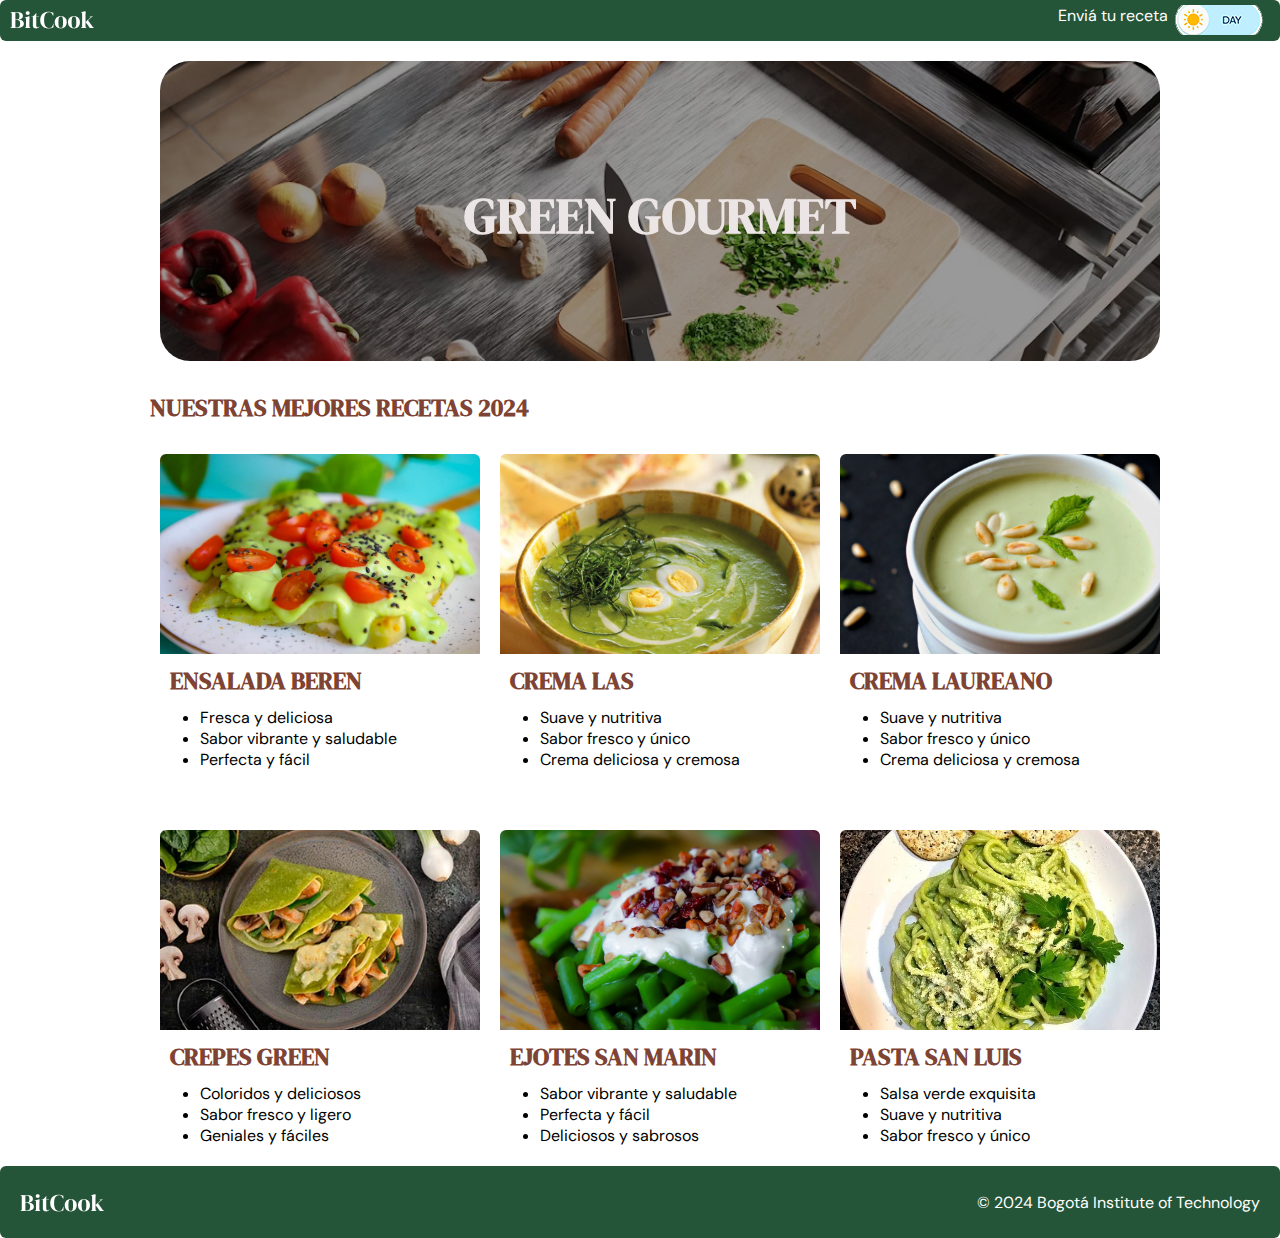
<file: index.html>
<DOCTYPE html>
<html lang="es">
  <head>
    <meta charset="UTF-8" />
    <meta name="viewport" content="width=device-width, initial-scale=1.0" />
    <title>INICIO</title>
    <link rel="stylesheet" href="./css/index.css" />
    <link rel="stylesheet" href="./css/darkmode.css">
  </head>
  <body>
    <header>
      <a href="./index.html"><img src="./img/logo_bitcook.png" alt="Logo de BitCook" /></a>
      <nav>
        <ul>
          <li class="fondo-recetas">
            <a href="./sendrecipe.html">Enviá tu receta</a>
          </li>
         
            <a id="darkmode" href="javascript:void(0)"></a>
         
        </ul>
      </nav>
    </header>
    <main>
      <div id="negro" class="hero">
        <h1>GREEN GOURMET</h1>
      
      </div>
      <h2 > NUESTRAS MEJORES RECETAS 2024</h2>
      <section id="grid-recetas">
        <article class="receta card">
          <a href="./receta1.html"
            ><img src="./img/comidas/berenjena.jpg" alt="" class="img-receta"
          /></a>
          <h2>ENSALADA BEREN</h2>
          <ul>
            <li>Fresca y deliciosa</li>
            <li>Sabor vibrante y saludable</li>
            <li>Perfecta y fácil</li>
          </ul>
        </article>

        <article class="receta card">
          <a href="./receta2.html"
            ><img
              src="./img/comidas/cremaconhuevo.jpg"
              alt=""
              class="img-receta"
          /></a>
          <h2>CREMA LAS</h2>
          <ul>
            <li>Suave y nutritiva</li>
            <li>Sabor fresco y único</li>
            <li>Crema deliciosa y cremosa</li>
          </ul>
        </article>

        <article class="receta card">
          <a href="./receta3.html"
            ><img
              src="./img/comidas/cremaconmani.jpg"
              alt=""
              class="img-receta"
          /></a>
          <h2>CREMA LAUREANO</h2>
          <ul>
            <li>Suave y nutritiva</li>
            <li>Sabor fresco y único</li>
            <li>Crema deliciosa y cremosa</li>
          </ul>
        </article>
        <article class="receta card">
          <a href="./receta4.html"
            ><img src="./img/comidas/crepes.webp" alt="" class="img-receta"
          /></a>
          <h2>CREPES GREEN</h2>
          <ul>
            <li>Coloridos y deliciosos</li>
            <li>Sabor fresco y ligero</li>
            <li>Geniales y fáciles</li>
          </ul>
        </article>
        <article class="receta card">
          <a href="./receta5.html"
            ><img src="./img/comidas/ejotes.jpg" alt="" class="img-receta"
          /></a>
          <h2>EJOTES SAN MARIN</h2>
          <ul>
            <li>Sabor vibrante y saludable</li>
            <li>Perfecta y fácil</li>
            <li>Deliciosos y sabrosos</li>
          </ul>
        </article>
        <article class="receta card">
          <a href="./receta6.html"
            ><img src="./img/comidas/pastaverde.jpg" alt="" class="img-receta"
          /></a>
          <h2>PASTA SAN LUIS</h2>
          <ul>
            <li>Salsa verde exquisita</li>
            <li>Suave y nutritiva</li>
            <li>Sabor fresco y único</li>
          </ul>
        </article>
      </section>
    </main>
    <footer>
      <a href="./index.html"><img src="./img/logo_bitcook.png" alt="Logo de BitCook" /></a>
      <p class="fondo-pie">© 2024 Bogotá Institute of Technology</p>
    </footer>
    <script src="./js/script.js"></script>
  </body>
</html>
</file>
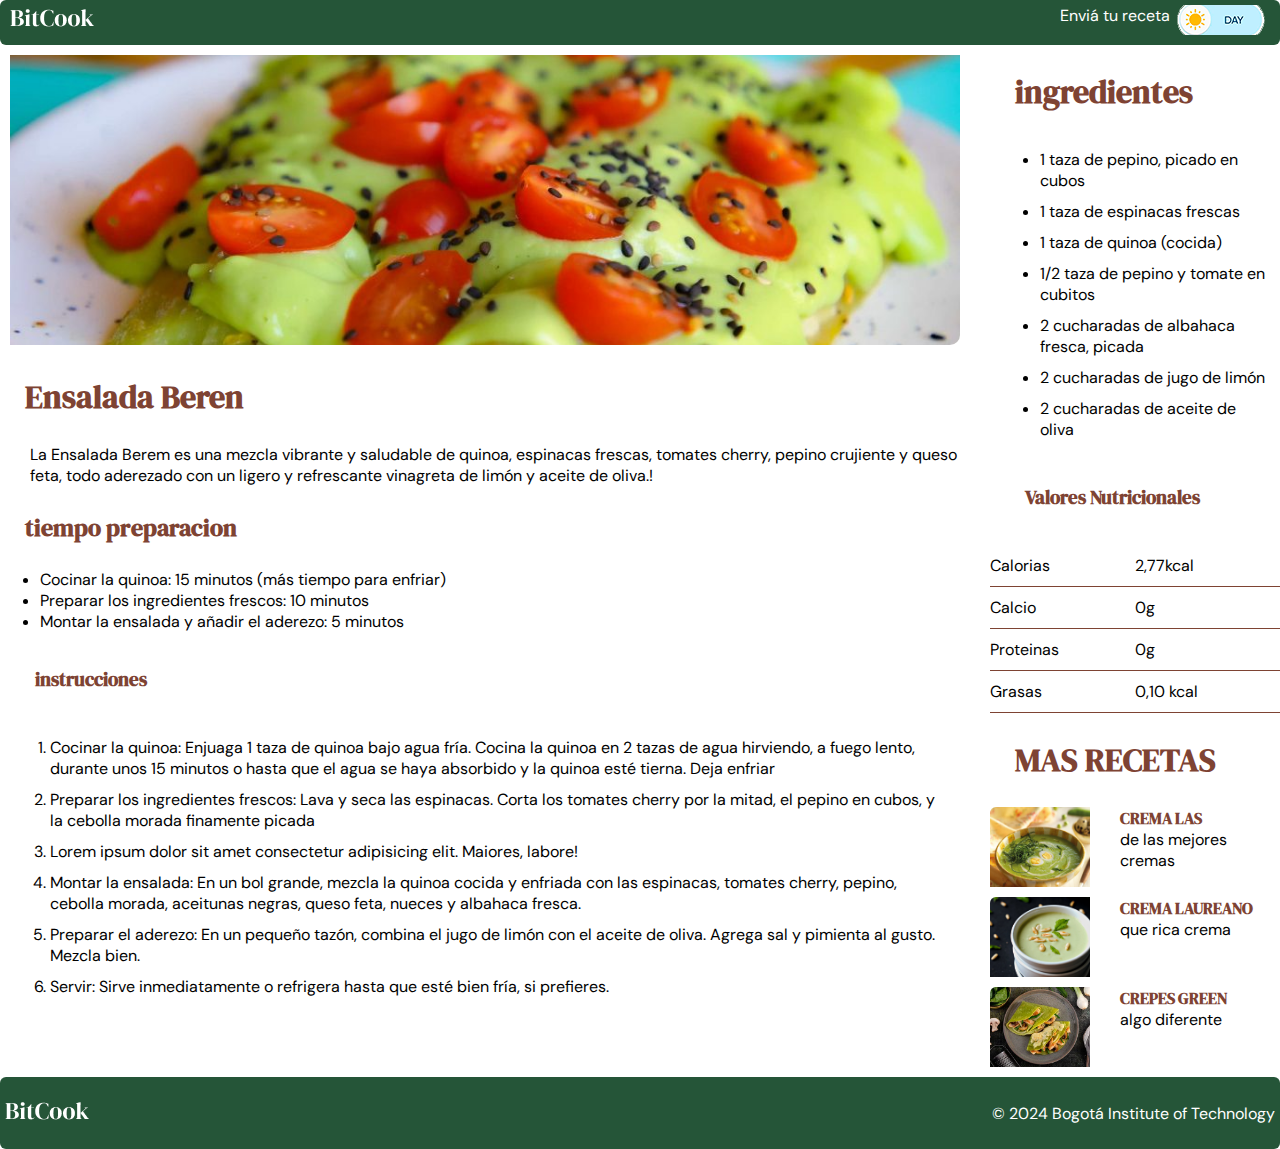
<file: receta1.html>
<!DOCTYPE html>
<html lang="es">
  <head>
    <meta charset="UTF-8" />
    <meta name="viewport" content="width=device-width, initial-scale=1.0" />
    <title>ENSALDA BEREM</title>
    <link rel="stylesheet" href="./css/recetas.css" >
    <link rel="stylesheet" href="./css/darkmode.css">
  </head>
  <body>
    <header>
      <a href="./index.html"><img src="./img/logo_bitcook.png" alt="Logo de BitCook" /></a>
      <nav>
        <ul>
          <li class="fondo-recetas">
            <a href="./sendrecipe.html">Enviá tu receta</a>
          </li>
         
            <a id="darkmode" href="javascript:void(0)"></a>
         
        </ul>
      </nav>
    </header>
    <main class="container-grid">
      <section >
        <img src="./img/comidas/berenjena.jpg" alt="" class="plato" />
        <h1>Ensalada Beren</h1>
        <p>
          La Ensalada Berem es una mezcla vibrante y saludable de quinoa, espinacas frescas, tomates cherry, pepino crujiente y queso feta, todo aderezado con un ligero y refrescante vinagreta de limón y aceite de oliva.!
        </p>
        <h2>tiempo preparacion</h2>
        <ul>
          <li>Cocinar la quinoa: 15 minutos (más tiempo para enfriar)</li>
          <li>Preparar los ingredientes frescos: 10 minutos</li>
          <li>Montar la ensalada y añadir el aderezo: 5 minutos</li>
        </ul>
        <h3>instrucciones</h3>
        <ol id="separacion">
          <li>
            Cocinar la quinoa: Enjuaga 1 taza de quinoa bajo agua fría. Cocina la quinoa en 2 tazas de agua hirviendo, a fuego lento, durante unos 15 minutos o hasta que el agua se haya absorbido y la quinoa esté tierna. Deja enfriar
          </li>
          <li>
            Preparar los ingredientes frescos: Lava y seca las espinacas. Corta los tomates cherry por la mitad, el pepino en cubos, y la cebolla morada finamente picada
          </li>
          <li>
            Lorem ipsum dolor sit amet consectetur adipisicing elit. Maiores,
            labore!
          </li>
          <li>
            Montar la ensalada: En un bol grande, mezcla la quinoa cocida y enfriada con las espinacas, tomates cherry, pepino, cebolla morada, aceitunas negras, queso feta, nueces y albahaca fresca.
          </li>
          <li>
            Preparar el aderezo: En un pequeño tazón, combina el jugo de limón con el aceite de oliva. Agrega sal y pimienta al gusto. Mezcla bien.
          </li>
          <li>
           Servir: Sirve inmediatamente o refrigera hasta que esté bien fría, si prefieres.
          </li>
        </ol>
      </section>
      <aside >
        <h1>ingredientes</h1>
        <ul id="separacion">
          <li> 1 taza de pepino, picado en cubos</li>
          <li> 1 taza de espinacas frescas</li>
          <li> 1 taza de quinoa (cocida)</li>
          <li>1/2 taza de pepino y tomate en cubitos</li>
          <li>2 cucharadas de albahaca fresca, picada</li>
          <li>2 cucharadas de jugo de limón</li>
          <li>2 cucharadas de aceite de oliva</li>
        </ul>

        <h3>Valores Nutricionales</h3>
        <table>
          <tr>
            <td>Calorias</td>
            <td>2,77kcal</td>
          </tr>
          <tr>
            <td>Calcio</td>
            <td>0g</td>
          </tr>
          <tr>
            <td>Proteinas</td>
            <td>0g</td>
          </tr>
          <tr>
            <td>Grasas</td>
            <td>0,10 kcal</td>
          </tr>
        </table>
        <h1>MAS RECETAS</h1>
        <div class="img-sugueridas card ">
          <a href="./receta2.html"
            ><img
              src="./img/comidas/cremaconhuevo.jpg"
              alt=""
              class="platos-sugueridos "
          /></a>
          <div class="contenidoPlatosSugeuridos ">
            <h4> CREMA LAS</h4>
            <p>de las mejores cremas</p>
          </div>
        </div>

        <div class="img-sugueridas card">
          <a href="./receta3.html"
            ><img
              src="./img/comidas/cremaconmani.jpg"
              alt=""
              class="platos-sugueridos"
          /></a>
          <div class="contenidoPlatosSugeuridos">
            <h4>CREMA LAUREANO</h4>
            <p>que rica crema</p>
          </div>
        </div>

        <div class="img-sugueridas card">
          <a href="./receta4.html"
            ><img
              src="./img/comidas/crepes.webp"
              alt=""
              class="platos-sugueridos"
          /></a>
          <div class="contenidoPlatosSugeuridos">
            <h4>CREPES GREEN</h4>
            <p>algo diferente</p>
          </div>
        </div>
      </aside>
    </main>
    <footer>
      <a href="./index.html"><img src="./img/logo_bitcook.png" alt="Logo de BitCook" /></a>
      <p class="fondo-pie">© 2024 Bogotá Institute of Technology</p>
    </footer>
    <script src="./js/script.js"></script>
  </body>
</html>
</file>
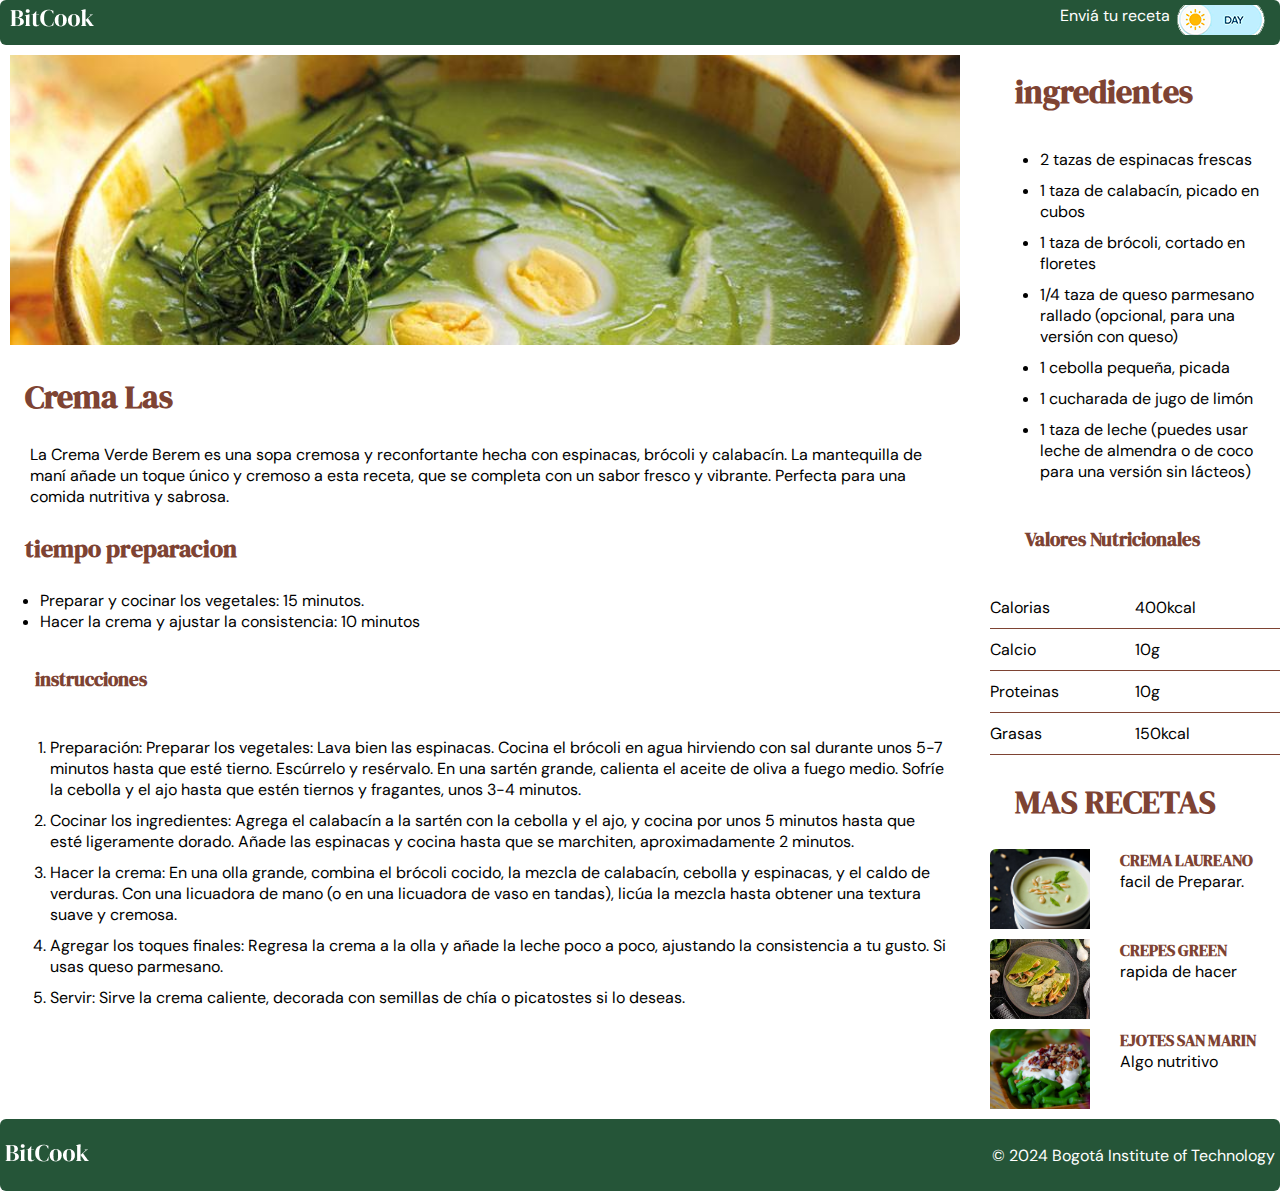
<file: receta2.html>
<!DOCTYPE html>
<html lang="es">
  <head>
    <meta charset="UTF-8" />
    <meta name="viewport" content="width=device-width, initial-scale=1.0" />
    <title>CREMAS LAS</title>
    <link rel="stylesheet" href="./css/recetas.css" >
    <link rel="stylesheet" href="./css/darkmode.css">
  </head>
  <body>
    <header>
      <a href="./index.html"><img src="./img/logo_bitcook.png" alt="Logo de BitCook" /></a>
      <nav>
        <ul>
          <li class="fondo-recetas">
            <a href="./sendrecipe.html">Enviá tu receta</a>
          </li>
         
            <a id="darkmode" href="javascript:void(0)"></a>
         
        </ul>
      </nav>
    </header>
    <main class="container-grid">
      <section>
        <img src="./img/comidas/cremaconhuevo.jpg" alt="" class="plato" />
        <h1>Crema Las</h1>
        <p >
          La Crema Verde Berem es una sopa cremosa y reconfortante hecha con espinacas, brócoli y calabacín. La mantequilla de maní añade un toque único y cremoso a esta receta, que se completa con un sabor fresco y vibrante. Perfecta para una comida nutritiva y sabrosa.
        </p>
        <h2>tiempo preparacion</h2>
        <ul>
          <li>Preparar y cocinar los vegetales: 15 minutos.</li>
          <li>Hacer la crema y ajustar la consistencia: 10 minutos </li>
        
          </li>
        </ul>
        <h3>instrucciones</h3>
        <ol id="separacion">
          <li>
            Preparación:

Preparar los vegetales:

Lava bien las espinacas.
Cocina el brócoli en agua hirviendo con sal durante unos 5-7 minutos hasta que esté tierno. Escúrrelo y resérvalo.
En una sartén grande, calienta el aceite de oliva a fuego medio. Sofríe la cebolla y el ajo hasta que estén tiernos y fragantes, unos 3-4 minutos.
          </li>
          <li>
            Cocinar los ingredientes:

Agrega el calabacín a la sartén con la cebolla y el ajo, y cocina por unos 5 minutos hasta que esté ligeramente dorado.
Añade las espinacas y cocina hasta que se marchiten, aproximadamente 2 minutos.
          </li>
          <li>
            Hacer la crema:

            En una olla grande, combina el brócoli cocido, la mezcla de calabacín, cebolla y espinacas, y el caldo de verduras. 
            Con una licuadora de mano (o en una licuadora de vaso en tandas), licúa la mezcla hasta obtener una textura suave y cremosa.
          </li>
          <li>
            Agregar los toques finales:

            Regresa la crema a la olla y añade la leche poco a poco, ajustando la consistencia a tu gusto. 
            Si usas queso parmesano.
          </li>
          <li>
            Servir:

            Sirve la crema caliente, decorada con semillas de chía o picatostes si lo deseas.
            
          </li>
        </ol>
      </section>
      <aside>
        <h1>ingredientes</h1>
        <ul id="separacion">
          <li>2 tazas de espinacas frescas</li>
            
           <li> 1 taza de calabacín, picado en cubos</li>
          <li>1 taza de brócoli, cortado en floretes</li>
          <li>1/4 taza de queso parmesano rallado (opcional, para una versión con queso)</li>
          <li>1 cebolla pequeña, picada</li>
          <li>1 cucharada de jugo de limón</li>
          <li>1 taza de leche (puedes usar leche de almendra o de coco para una versión sin lácteos)</li>
        </ul>

        <h3>Valores Nutricionales</h3>
        <table>
          <tr>
            <td>Calorias</td>
            <td>400kcal</td>
          </tr>
          <tr>
            <td>Calcio</td>
            <td>10g</td>
          </tr>
          <tr>
            <td>Proteinas</td>
            <td>10g</td>
          </tr>
          <tr>
            <td>Grasas</td>
            <td>150kcal</td>
          </tr>
        </table>
        <h1>MAS RECETAS</h1>
        <div class="img-sugueridas card">
          <a href="./receta3.html"
            ><img
              src="./img/comidas/cremaconmani.jpg"
              alt="foto de crema con MARIN"
              class="platos-sugueridos"
          /></a>
          <div class="contenidoPlatosSugeuridos">
          <h4>CREMA LAUREANO</h4>
          <p>facil de Preparar.</p>
        </div>
        </div>

        <div class="img-sugueridas card">
          <a href="./receta4.html"
            ><img
              src="./img/comidas/crepes.webp"
              alt=""
              class="platos-sugueridos"
          /></a>
          <div class="contenidoPlatosSugeuridos">
            <h4>CREPES GREEN</h4>
            <p>rapida de hacer</p>
          </div>
        </div>

        <div class="img-sugueridas card">
          <a href="./receta5.html"
            ><img
              src="./img/comidas/ejotes.jpg"
              alt=""
              class="platos-sugueridos"
          /></a>
          <div class="contenidoPlatosSugeuridos">
            <h4>EJOTES SAN MARIN</h4>
            <p>Algo nutritivo</p>
          </div>
        </div>
      </aside>
    </main>
    <footer>
      <a href="./index.html"><img src="./img/logo_bitcook.png" alt="Logo de BitCook" /></a>
      <p class="fondo-pie">© 2024 Bogotá Institute of Technology</p>
    </footer>
    <script src="./js/script.js"></script>
  </body>
</html>
</file>
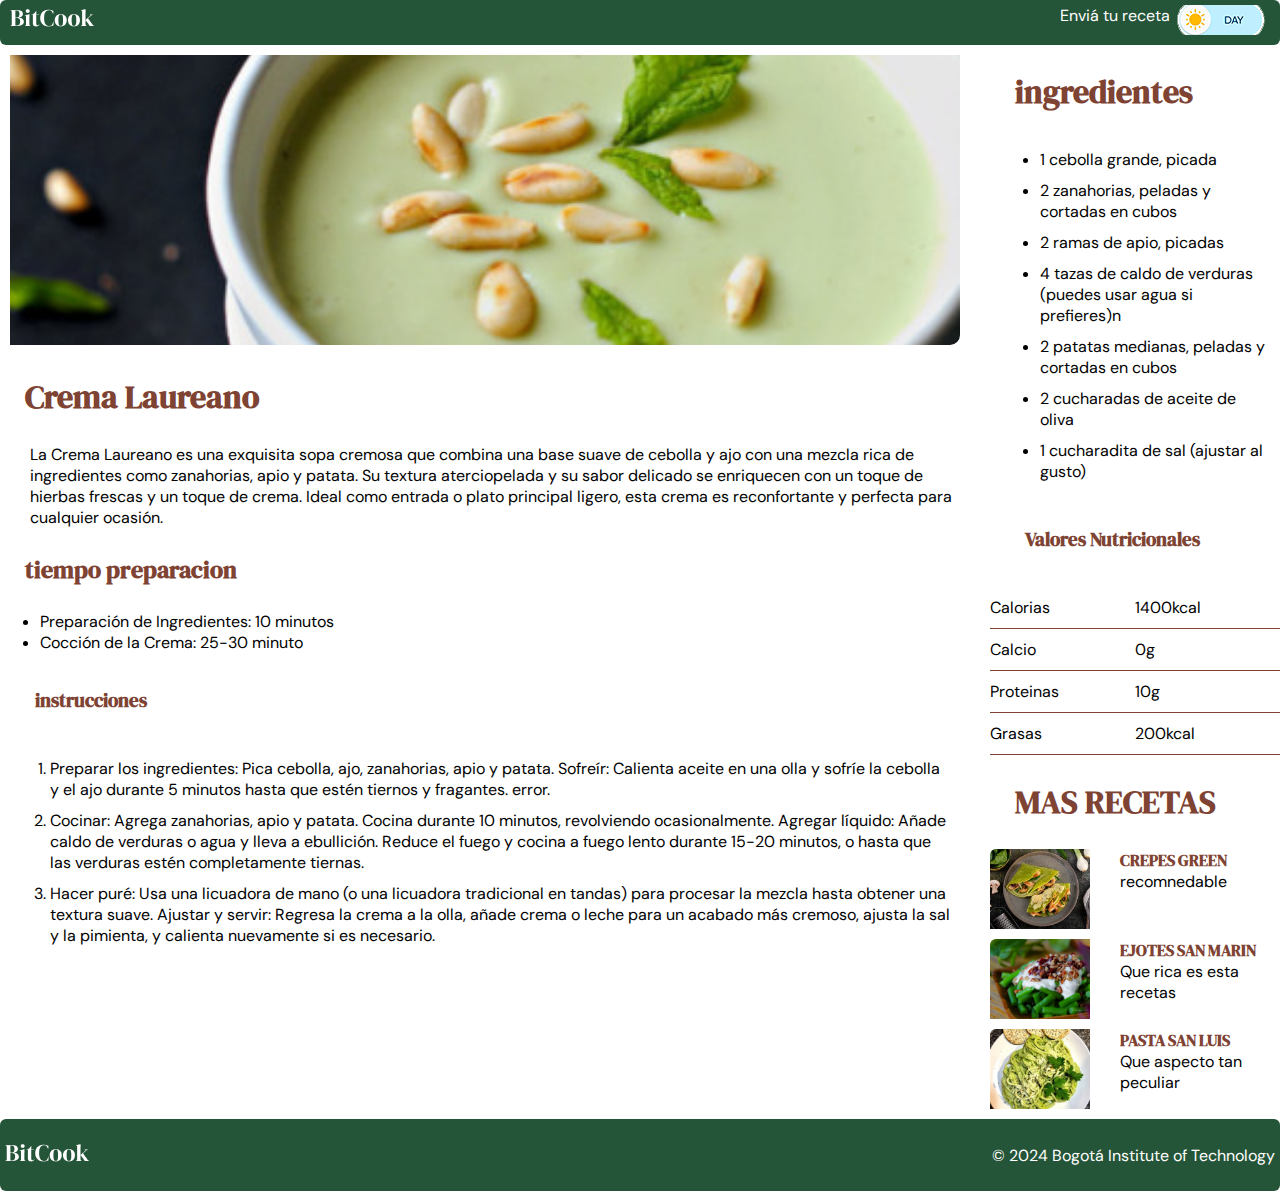
<file: receta3.html>
<!DOCTYPE html>
<html lang="es">
  <head>
    <meta charset="UTF-8" />
    <meta name="viewport" content="width=device-width, initial-scale=1.0" />
    <title>CREMA LAUREANO</title>
    <link rel="stylesheet" href="./css/recetas.css" >
    <link rel="stylesheet" href="./css/darkmode.css">
  </head>
  <body>
    <header>
      <a href="./index.html"><img src="./img/logo_bitcook.png" alt="Logo de BitCook" /></a>
      <nav>
        <ul>
          <li class="fondo-recetas">
            <a href="./sendrecipe.html">Enviá tu receta</a>
          </li>
         
            <a id="darkmode" href="javascript:void(0)"></a>
         
        </ul>
      </nav>
    </header>
    <main class="container-grid">
      <section>
        <img src="./img/comidas/cremaconmani.jpg" alt="" class="plato" />
        <h1>Crema Laureano</h1>
        <p >
          La Crema Laureano es una exquisita sopa cremosa que combina una base suave de cebolla y ajo con una mezcla rica de ingredientes como zanahorias, apio y patata. Su textura aterciopelada y su sabor delicado se enriquecen con un toque de hierbas frescas y un toque de crema. Ideal como entrada o plato principal ligero, esta crema es reconfortante y perfecta para cualquier ocasión.
        </p>
        <h2>tiempo preparacion</h2>
        <ul>
          <li>Preparación de Ingredientes: 10 minutos</li>
          <li>Cocción de la Crema: 25-30 minuto</li>
          
        </ul>
        <h3>instrucciones</h3>
        <ol id="separacion">
          <li>
            Preparar los ingredientes: Pica cebolla, ajo, zanahorias, apio y patata.
Sofreír: Calienta aceite en una olla y sofríe la cebolla y el ajo durante 5 minutos hasta que estén tiernos y fragantes.
            error.
          </li>
          <li>
            Cocinar: Agrega zanahorias, apio y patata. Cocina durante 10 minutos, revolviendo ocasionalmente.
            Agregar líquido: Añade caldo de verduras o agua y lleva a ebullición. Reduce el fuego y cocina a fuego lento durante 15-20 minutos, o hasta que las verduras estén completamente tiernas.
          </li>
          <li>
            Hacer puré: Usa una licuadora de mano (o una licuadora tradicional en tandas) para procesar la mezcla hasta obtener una textura suave.
            Ajustar y servir: Regresa la crema a la olla, añade crema o leche para un acabado más cremoso, ajusta la sal y la pimienta, y calienta nuevamente si es necesario.
          </li>
        
        </ol>
      </section>
      <aside>
        <h1>ingredientes</h1>
        <ul id="separacion">
          <li>1 cebolla grande, picada</li>
          <li>2 zanahorias, peladas y cortadas en cubos</li>
          <li>2 ramas de apio, picadas</li>
          <li>4 tazas de caldo de verduras (puedes usar agua si prefieres)n</li>
          <li>2 patatas medianas, peladas y cortadas en cubos</li>
          <li>2 cucharadas de aceite de oliva</li>
            <li>1 cucharadita de sal (ajustar al gusto)</li>
        </ul>

        <h3>Valores Nutricionales</h3>
        <table>
          <tr>
            <td>Calorias</td>
            <td>1400kcal</td>
          </tr>
          <tr>
            <td>Calcio</td>
            <td>0g</td>
          </tr>
          <tr>
            <td>Proteinas</td>
            <td>10g</td>
          </tr>
          <tr>
            <td>Grasas</td>
            <td>200kcal</td>
          </tr>
        </table>
        <h1>MAS RECETAS</h1>
        <div class="img-sugueridas card">
          <a href="./receta4.html"
            ><img
              src="./img/comidas/crepes.webp"
              alt=""
              class="platos-sugueridos"
          /></a>
          <div class="contenidoPlatosSugeuridos">
          <h4>CREPES GREEN</h4>
          <p>recomnedable</p>
        </div>
        </div>

        <div class="img-sugueridas card">
          <a href="./receta5.html"
            ><img
              src="./img/comidas/ejotes.jpg"
              alt=""
              class="platos-sugueridos"
          /></a>
          <div class="contenidoPlatosSugeuridos">
            <h4>EJOTES SAN MARIN</h4>
            <p>Que rica es esta recetas</p>
          </div>
        </div>

        <div class="img-sugueridas card">
          <a href="./receta6.html"
            ><img
              src="./img/comidas/pastaverde.jpg"
              alt=""
              class="platos-sugueridos"
          /></a>
          <div class="contenidoPlatosSugeuridos">
            <h4>PASTA SAN LUIS</h4>
            <p>Que aspecto tan peculiar </p>
          </div>
        </div>
      </aside>
    </main>
    <footer>
      <a href="./index.html"><img src="./img/logo_bitcook.png" alt="Logo de BitCook" /></a>
      <p class="fondo-pie">© 2024 Bogotá Institute of Technology</p>
    </footer>
    <script src="./js/script.js"></script>
  </body>
</html>
</file>
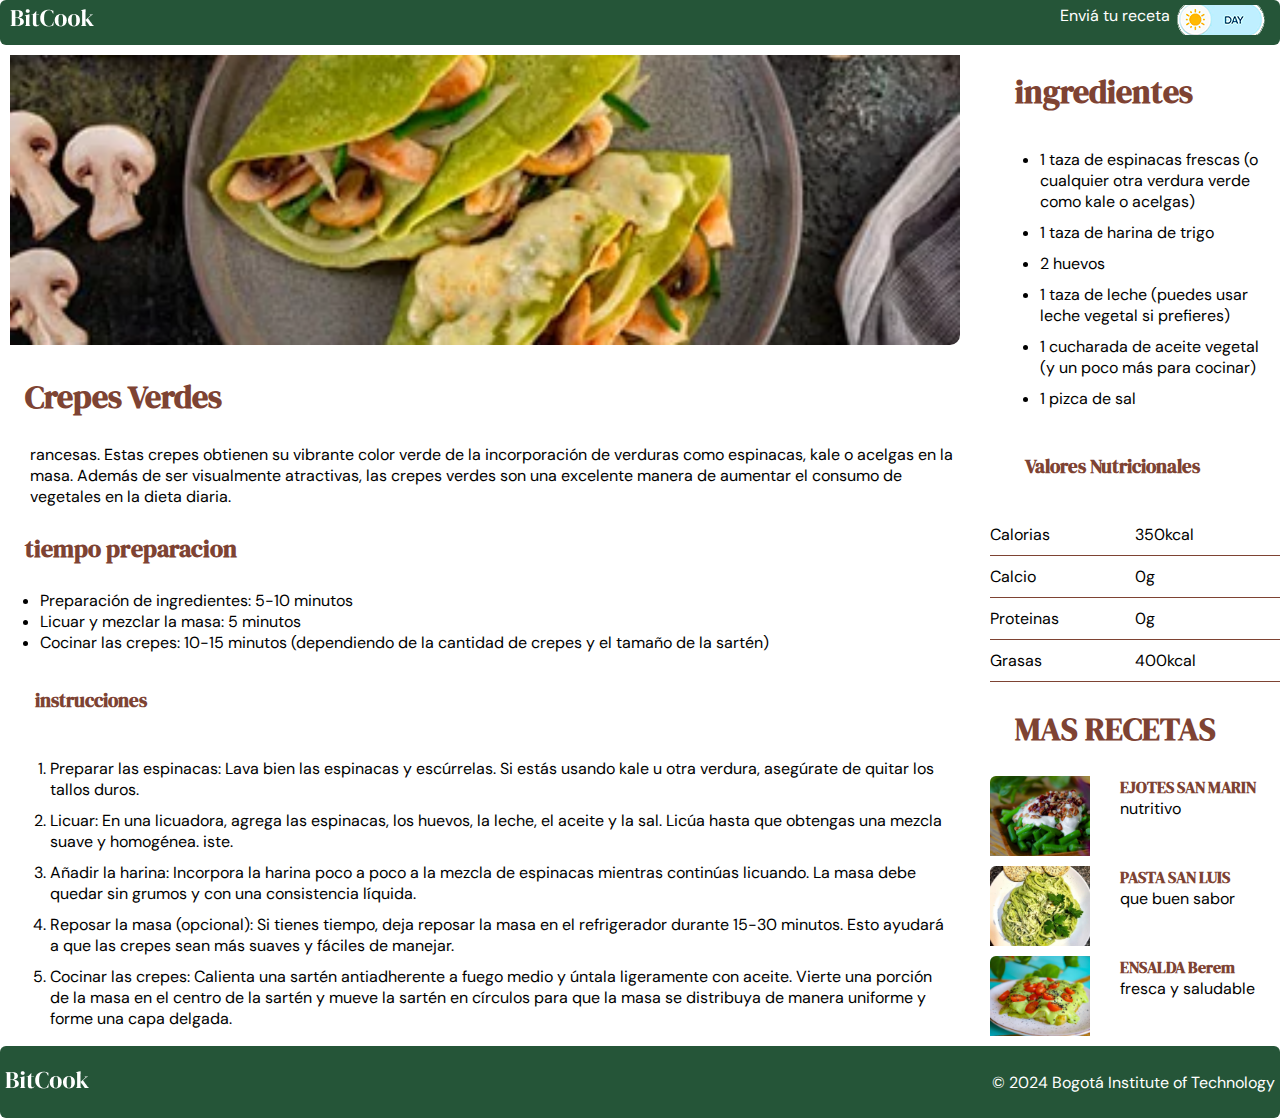
<file: receta4.html>
<!DOCTYPE html>
<html lang="es">
  <head>
    <meta charset="UTF-8" />
    <meta name="viewport" content="width=device-width, initial-scale=1.0" />
    <title>CREPES VERDES</title>
    <link rel="stylesheet" href="./css/recetas.css" >
    <link rel="stylesheet" href="./css/darkmode.css">
  </head>
  <body>
    <header>
      <a href="./index.html"><img src="./img/logo_bitcook.png" alt="Logo de BitCook" /></a>
      <nav>
        <ul>
          <li class="fondo-recetas">
            <a href="./sendrecipe.html">Enviá tu receta</a>
          </li>
         
            <a id="darkmode" href="javascript:void(0)"></a>
         
        </ul>
      </nav>
    </header>
    <main class="container-grid">
      <section>
        <img src="./img/comidas/crepes.webp" alt="" class="plato" />
        <h1>Crepes Verdes</h1>
        <p >
          rancesas. Estas crepes obtienen su vibrante color verde de la incorporación de verduras como espinacas, kale o acelgas en la masa. Además de ser visualmente atractivas, las crepes verdes son una excelente manera de aumentar el consumo de vegetales en la dieta diaria.
        </p>
        <h2>tiempo preparacion</h2>
        <ul>
          <li>Preparación de ingredientes: 5-10 minutos</li>
          <li>Licuar y mezclar la masa: 5 minutos</li>
          <li>Cocinar las crepes: 10-15 minutos (dependiendo de la cantidad de crepes y el tamaño de la sartén)</li>
        </ul>
        <h3>instrucciones</h3>
        <ol id="separacion">
          <li>
            Preparar las espinacas: Lava bien las espinacas y escúrrelas. Si estás usando kale u otra verdura, asegúrate de quitar los tallos duros.
          </li>
          <li>
            Licuar: En una licuadora, agrega las espinacas, los huevos, la leche, el aceite y la sal. Licúa hasta que obtengas una mezcla suave y homogénea.
            iste.
          </li>
          <li>
            Añadir la harina: Incorpora la harina poco a poco a la mezcla de espinacas mientras continúas licuando. La masa debe quedar sin grumos y con una consistencia líquida.
          </li>
          <li>
            Reposar la masa (opcional): Si tienes tiempo, deja reposar la masa en el refrigerador durante 15-30 minutos. Esto ayudará a que las crepes sean más suaves y fáciles de manejar.
          </li>
          <li>
            Cocinar las crepes: Calienta una sartén antiadherente a fuego medio y úntala ligeramente con aceite. Vierte una porción de la masa en el centro de la sartén y mueve la sartén en círculos para que la masa se distribuya de manera uniforme y forme una capa delgada.
          </li>
        </ol>
      </section>
      <aside>
        <h1>ingredientes</h1>
        <ul id="separacion">
          <li>1 taza de espinacas frescas (o cualquier otra verdura verde como kale o acelgas)</li>
          <li>1 taza de harina de trigo</li>
          <li>2 huevos</li>
          <li>1 taza de leche (puedes usar leche vegetal si prefieres)</li>
          <li>1 cucharada de aceite vegetal (y un poco más para cocinar)</li>
          <li>1 pizca de sal</li>
        </ul>

        <h3>Valores Nutricionales</h3>
        <table>
          <tr>
            <td>Calorias</td>
            <td>350kcal</td>
          </tr>
          <tr>
            <td>Calcio</td>
            <td>0g</td>
          </tr>
          <tr>
            <td>Proteinas</td>
            <td>0g</td>
          </tr>
          <tr>
            <td>Grasas</td>
            <td>400kcal</td>
          </tr>
        </table>
        <h1>MAS RECETAS</h1>
        <div class="img-sugueridas card">
          <a href="./receta5.html"
            ><img
              src="./img/comidas/ejotes.jpg"
              alt=""
              class="platos-sugueridos"
          /></a>
          <div class="contenidoPlatosSugeuridos">
          <h4>EJOTES SAN MARIN</h4>
          <p>nutritivo</p>
        </div>
        </div>

        <div class="img-sugueridas card">
          <a href="./receta6.html"
            ><img
              src="./img/comidas/pastaverde.jpg"
              alt=""
              class="platos-sugueridos"
          /></a>
          <div class="contenidoPlatosSugeuridos">
            <h4>PASTA SAN LUIS</h4>
            <p>que buen sabor </p>
          </div>
        </div>

        <div class="img-sugueridas card">
          <a href="./receta1.html"
            ><img
              src="./img/comidas/berenjena.jpg"
              alt=""
              class="platos-sugueridos"
          /></a>
          <div class="contenidoPlatosSugeuridos">
            <h4>ENSALDA Berem</h4>
            <p>fresca y saludable</p>
          </div>
        </div>
      </aside>
    </main>
    <footer>
      <a href="./index.html"><img src="./img/logo_bitcook.png" alt="Logo de BitCook" /></a>
      <p class="fondo-pie">© 2024 Bogotá Institute of Technology</p>
    </footer>
    <script src="./js/script.js"></script>
  </body>
</html>
</file>
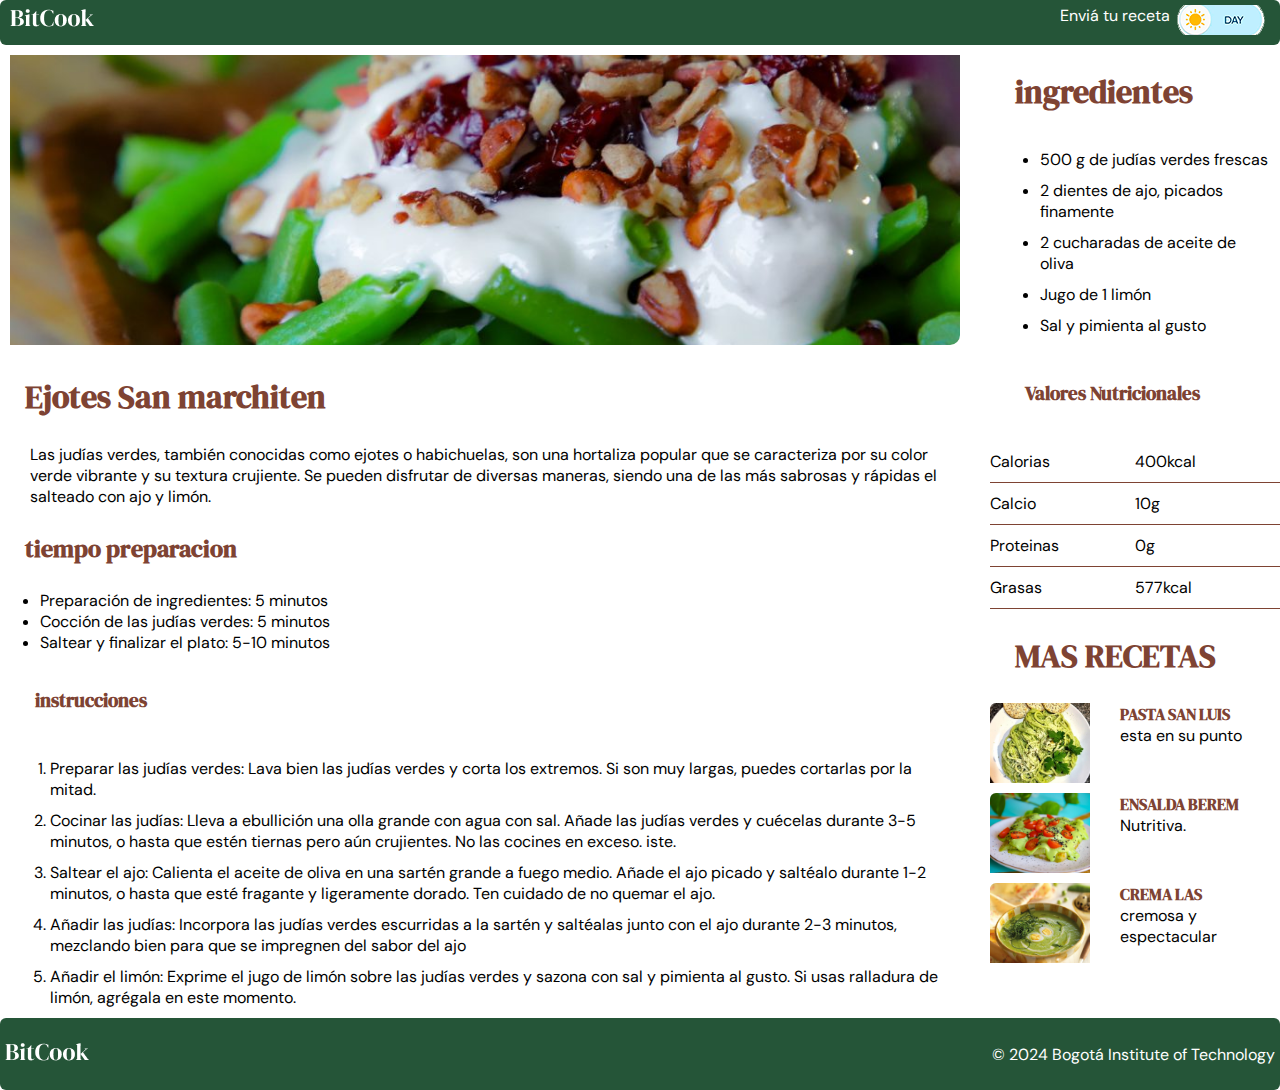
<file: receta5.html>
<!DOCTYPE html>
<html lang="es">
  <head>
    <meta charset="UTF-8" />
    <meta name="viewport" content="width=device-width, initial-scale=1.0" />
    <title>EJOTES SAN MARIN</title>
    <link rel="stylesheet" href="./css/recetas.css" >
    <link rel="stylesheet" href="./css/darkmode.css">
  </head>
  <body>
    <header>
      <a href="./index.html"><img src="./img/logo_bitcook.png" alt="Logo de BitCook" /></a>
      <nav>
        <ul>
          <li class="fondo-recetas">
            <a href="./sendrecipe.html">Enviá tu receta</a>
          </li>
         
            <a id="darkmode" href="javascript:void(0)"></a>
         
        </ul>
      </nav>
    </header>
    <main class="container-grid">
      <section>
        <img src="./img/comidas/ejotes.jpg" alt="" class="plato" />
        <h1>Ejotes San marchiten</h1>
        <p >
          Las judías verdes, también conocidas como ejotes o habichuelas, son una hortaliza popular que se caracteriza por su color verde vibrante y su textura crujiente. Se pueden disfrutar de diversas maneras, siendo una de las más sabrosas y rápidas el salteado con ajo y limón.


        </p>
        <h2>tiempo preparacion</h2>
        <ul>
          <li>Preparación de ingredientes: 5 minutos</li>
          <li>Cocción de las judías verdes: 5 minutos</li>
          <li>Saltear y finalizar el plato: 5-10 minutos</li>
        </ul>
        <h3>instrucciones</h3>
        <ol id="separacion">
          <li>
            Preparar las judías verdes: Lava bien las judías verdes y corta los extremos. Si son muy largas, puedes cortarlas por la mitad.
          </li>
          <li>
            Cocinar las judías: Lleva a ebullición una olla grande con agua con sal. Añade las judías verdes y cuécelas durante 3-5 minutos, o hasta que estén tiernas pero aún crujientes. No las cocines en exceso.
            iste.
          </li>
          <li>
            Saltear el ajo: Calienta el aceite de oliva en una sartén grande a fuego medio. Añade el ajo picado y saltéalo durante 1-2 minutos, o hasta que esté fragante y ligeramente dorado. Ten cuidado de no quemar el ajo.
          </li>
          <li>
            Añadir las judías: Incorpora las judías verdes escurridas a la sartén y saltéalas junto con el ajo durante 2-3 minutos, mezclando bien para que se impregnen del sabor del ajo
          </li>
          <li>
            Añadir el limón: Exprime el jugo de limón sobre las judías verdes y sazona con sal y pimienta al gusto. Si usas ralladura de limón, agrégala en este momento.
          </li>
        </ol>
      </section>
      <aside>
        <h1>ingredientes</h1>
        <ul id="separacion">
          <li>500 g de judías verdes frescas</li>
          <li>2 dientes de ajo, picados finamente</li>
          <li>2 cucharadas de aceite de oliva</li>
          <li>Jugo de 1 limón</li>
          <li>Sal y pimienta al gusto</li>
        </ul>

        <h3>Valores Nutricionales</h3>
        <table>
          <tr>
            <td>Calorias</td>
            <td>400kcal</td>
          </tr>
          <tr>
            <td>Calcio</td>
            <td>10g</td>
          </tr>
          <tr>
            <td>Proteinas</td>
            <td>0g</td>
          </tr>
          <tr>
            <td>Grasas</td>
            <td>577kcal</td>
          </tr>
        </table>
        <h1>MAS RECETAS</h1>
        <div class="img-sugueridas card">
          <a href="./receta6.html"
            ><img
              src="./img/comidas/pastaverde.jpg"
              alt=""
              class="platos-sugueridos"
          /></a>
          <div class="contenidoPlatosSugeuridos">
          <h4>PASTA SAN LUIS</h4>
          <p>esta en su punto</p>
        </div>
        </div>

        <div class="img-sugueridas card">
          <a href="./receta1.html"
            ><img
              src="./img/comidas/berenjena.jpg"
              alt=""
              class="platos-sugueridos"
          /></a>
          <div class="contenidoPlatosSugeuridos">
            <h4>ENSALDA BEREM</h4>
            <p>Nutritiva.</p>
          </div>
        </div>

        <div class="img-sugueridas card">
          <a href="./receta2.html"
            ><img
              src="./img/comidas/cremaconhuevo.jpg"
              alt=""
              class="platos-sugueridos"
          /></a>
          <div class="contenidoPlatosSugeuridos">
            <h4>CREMA LAS</h4>
            <p>cremosa y espectacular</p>
          </div>
        </div>
      </aside>
    </main>
    <footer>
      <a href="./index.html"><img src="./img/logo_bitcook.png" alt="Logo de BitCook" /></a>
      <p class="fondo-pie">© 2024 Bogotá Institute of Technology</p>
    </footer>
    <script src="./js/script.js"></script>
  </body>
</html>
</file>
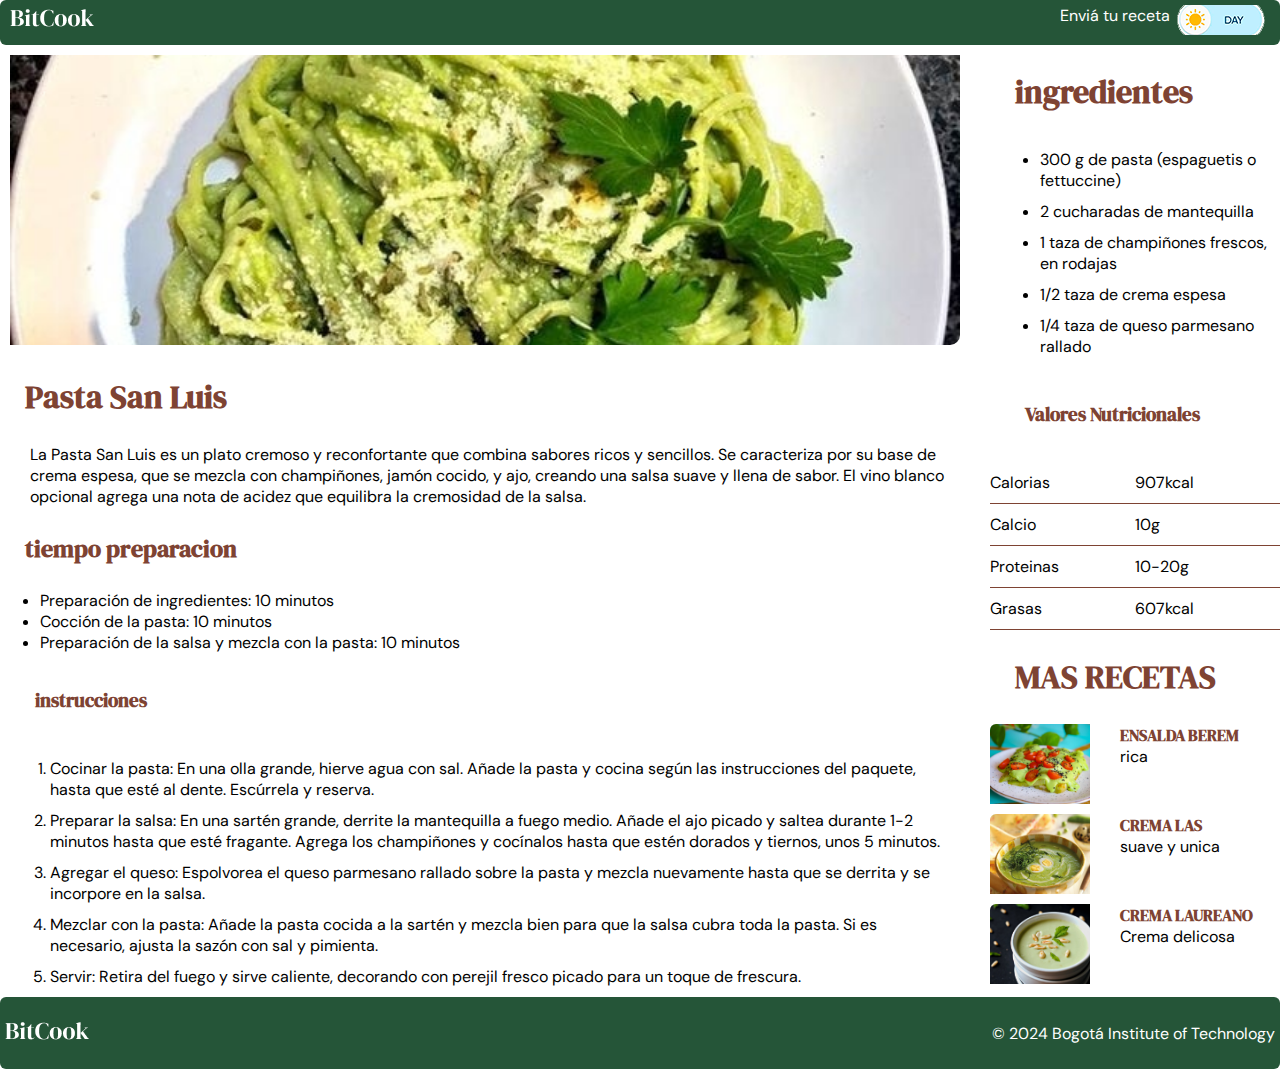
<file: receta6.html>
<!DOCTYPE html>
<html lang="es">
  <head>
    <meta charset="UTF-8" />
    <meta name="viewport" content="width=device-width, initial-scale=1.0" />
    <title>PASTA SAN LUIS</title>
    <link rel="stylesheet" href="./css/recetas.css" >
    <link rel="stylesheet" href="./css/darkmode.css">
  </head>
  <body>
    <header>
      <a href="./index.html"><img src="./img/logo_bitcook.png" alt="Logo de BitCook" /></a>
      <nav>
        <ul>
          <li class="fondo-recetas">
            <a href="./sendrecipe.html">Enviá tu receta</a>
          </li>
         
            <a id="darkmode" href="javascript:void(0)"></a>
         
        </ul>
      </nav>
    </header>
    <main class="container-grid">
      <section>
        <img src="./img/comidas/pastaverde.jpg" alt="" class="plato" />
        <h1>Pasta San Luis</h1>
        <p >
          La Pasta San Luis es un plato cremoso y reconfortante que combina sabores ricos y sencillos. Se caracteriza por su base de crema espesa, que se mezcla con champiñones, jamón cocido, y ajo, creando una salsa suave y llena de sabor. El vino blanco opcional agrega una nota de acidez que equilibra la cremosidad de la salsa.
        </p>
        <h2>tiempo preparacion</h2>
        <ul>
          <li>Preparación de ingredientes: 10 minutos</li>
          <li>Cocción de la pasta: 10 minutos</li>
          <li>Preparación de la salsa y mezcla con la pasta: 10 minutos</li>
        </ul>
        <h3>instrucciones</h3>
        <ol id="separacion">
          <li>
            Cocinar la pasta: En una olla grande, hierve agua con sal. Añade la pasta y cocina según las instrucciones del paquete, hasta que esté al dente. Escúrrela y reserva.
          </li>
          <li>
            Preparar la salsa: En una sartén grande, derrite la mantequilla a fuego medio. Añade el ajo picado y saltea durante 1-2 minutos hasta que esté fragante. Agrega los champiñones y cocínalos hasta que estén dorados y tiernos, unos 5 minutos.
          </li>
          <li>
            Agregar el queso: Espolvorea el queso parmesano rallado sobre la pasta y mezcla nuevamente hasta que se derrita y se incorpore en la salsa.
          </li>
          <li>
            Mezclar con la pasta: Añade la pasta cocida a la sartén y mezcla bien para que la salsa cubra toda la pasta. Si es necesario, ajusta la sazón con sal y pimienta.
          </li>
          <li>
            Servir: Retira del fuego y sirve caliente, decorando con perejil fresco picado para un toque de frescura.
          </li>
        </ol>
      </section>
      <aside>
        <h1>ingredientes</h1>
        <ul id="separacion">
          <li>300 g de pasta (espaguetis o fettuccine)</li>
          <li>2 cucharadas de mantequilla</li>
          <li>1 taza de champiñones frescos, en rodajas</li>
          <li>1/2 taza de crema espesa</li>
          <li>1/4 taza de queso parmesano rallado</li>
        </ul>

        <h3>Valores Nutricionales</h3>
        <table>
          <tr>
            <td>Calorias</td>
            <td>907kcal</td>
          </tr>
          <tr>
            <td>Calcio</td>
            <td>10g</td>
          </tr>
          <tr>
            <td>Proteinas</td>
            <td>10-20g</td>
          </tr>
          <tr>
            <td>Grasas</td>
            <td>607kcal</td>
          </tr>
        </table>
        <h1>MAS RECETAS </h1>
        <div class="img-sugueridas card">
          <a href="./receta1.html"
            ><img
              src="./img/comidas/berenjena.jpg"
              alt=""
              class="platos-sugueridos"
          /></a>
          <div class="contenidoPlatosSugeuridos">
          <h4>ENSALDA BEREM</h4>
          <p>rica</p>
        </div>
        </div>

        <div class="img-sugueridas card">
          <a href="./receta2.html"
            ><img
              src="./img/comidas/cremaconhuevo.jpg"
              alt=""
              class="platos-sugueridos"
          /></a>
          <div class="contenidoPlatosSugeuridos">
            <h4>CREMA LAS</h4>
            <p>suave y unica<p>
          </div>
        </div>

        <div class="img-sugueridas card">
          <a href="./receta3.html"
            ><img
              src="./img/comidas/cremaconmani.jpg"
              alt=""
              class="platos-sugueridos"
          /></a>
          <div class="contenidoPlatosSugeuridos">
            <h4>CREMA LAUREANO</h4>
            <p>Crema delicosa</p>
          </div>
        </div>
      </aside>
    </main>
    <footer>
      <a href="./index.html"><img src="./img/logo_bitcook.png" alt="Logo de BitCook" /></a>
      <p class="fondo-pie">© 2024 Bogotá Institute of Technology</p>
    </footer>
    <script src="./js/script.js"></script>
  </body>
</html>
</file>
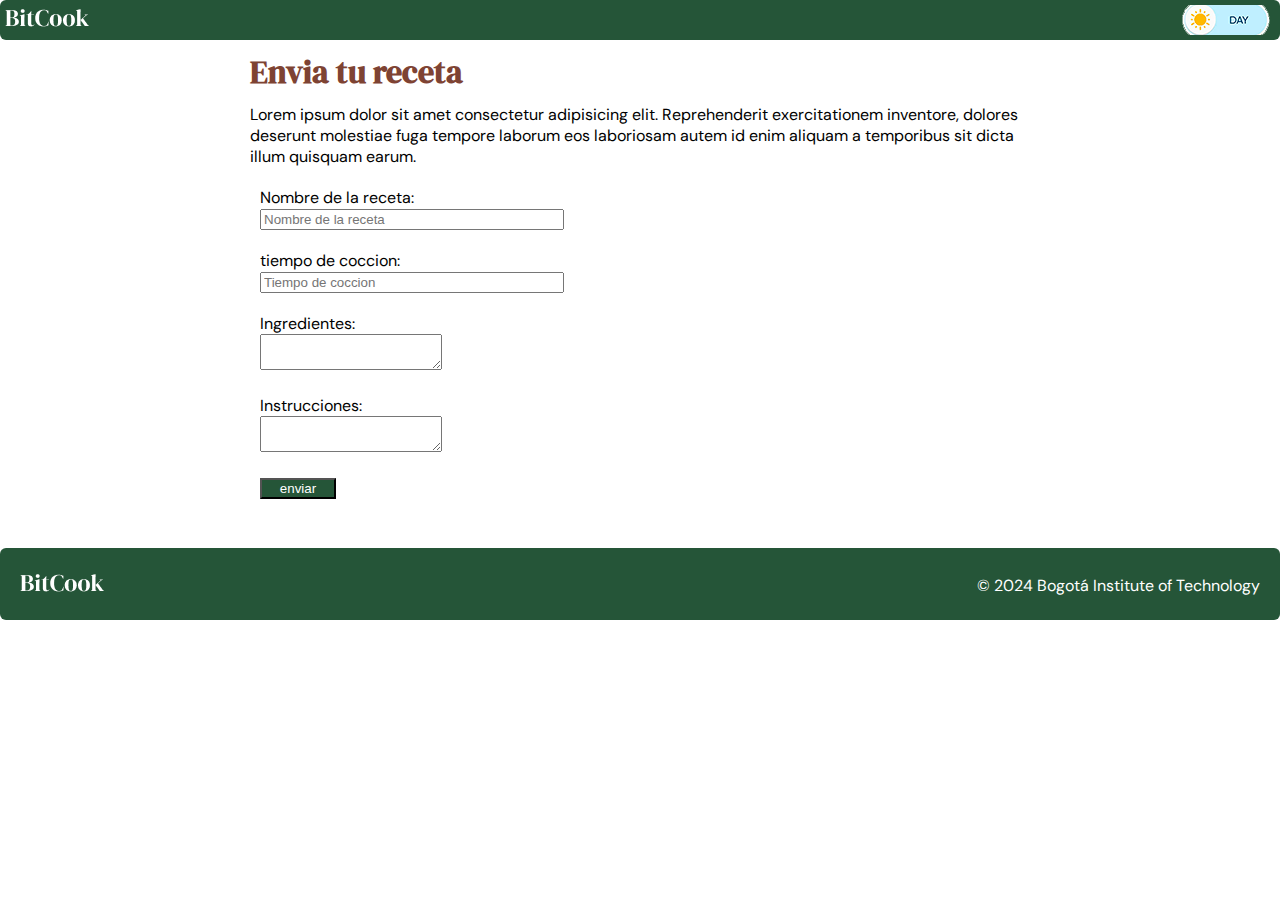
<file: sendrecipe.html>
<!DOCTYPE html>
<html lang="es">
  <head>
    <meta charset="UTF-8" />
    <meta name="viewport" content="width=device-width, initial-scale=1.0" />
    <title>INICIO</title>
    <link rel="stylesheet" href="./css/sendrecipe.css" >
    <link rel="stylesheet" href="./css/darkmode.css">
  </head>
  <body>
    <header>
      <a href="./index.html"><img src="./img/logo_bitcook.png" alt="Logo de BitCook" /></a>
      <nav>
        <ul>
         
            <a id="darkmode" href="javascript:void(0)"></a>
         
        </ul>
      </nav>
    </header>
    <main>
          
              <h1 id="negro"> Envia tu receta</h1>
              <p>Lorem ipsum dolor sit amet consectetur adipisicing elit. Reprehenderit exercitationem inventore, dolores deserunt molestiae fuga tempore laborum eos laboriosam autem id enim aliquam a temporibus sit dicta illum quisquam earum.</p>
          <article>
            <div class="form-group">
            <form action="">
            
              <label for="Nombre-de-la-receta">Nombre de la receta:</label>
              <input id="Nombre-de-la-receta" type="text" name="nombre-de-la-receta" placeholder="Nombre de la receta" />
          </div>
          
          <div class="form-group">
          
              <label for="Tiempo">tiempo de coccion:</label>
              <input id="tiempo" type="text" name="tiempo" placeholder="Tiempo de coccion" />
            </div>
            
            <div class="form-group">
            
              <label for="Ingredientes">Ingredientes:</label>
              <textarea name="Ingredientes" id="Ingredientes" placeholder="Ingredientes"> </textarea>
            </div>
           
            <div class="form-group">

              <label for="Instrucciones">Instrucciones:</label>
             <textarea name="Instrucciones" id="Instrucciones"  placeholder="Instrucciones"> </textarea> 
            </div>
           
            <div class="form-group">
            <button type="submit">enviar</button> 
          </div >
        </form>
          </article>
      </main>
      <footer>
        <a href="./index.html"><img src="./img/logo_bitcook.png" alt="Logo de BitCook" /></a>
        <p class="fondo-pie">© 2024 Bogotá Institute of Technology</p>
      </footer>
    <script src="./js/script.js"></script>
  </body>
</html>
</file>
<file: css/index.css>
@import url("https://fonts.googleapis.com/css2?family=DM+Sans:ital,opsz,wght@0,9..40,100..1000;1,9..40,100..1000&family=DM+Serif+Display:ital@0;1&display=swap");
@import url("https://fonts.googleapis.com/css2?family=DM+Sans:ital,opsz,wght@0,9..40,100..1000;1,9..40,100..1000&display=swap");

* {
  box-sizing: border-box;
  margin: 0;
}

body {
  font-family: "DM Sans";
  transition: background-color .3s;
}

header {
  display: flex;
  justify-content: space-between;
  align-items: center;
  background-color: #255538;
  padding: 5px 10px 20px;
  border-radius: 6px;
  grid-area: header;
}

header nav ul {
  display: flex;
  margin: 0;
  list-style: none;
  padding: 0;
}

header nav ul li a {
  text-decoration: none;
  color: white;
}

#darkmode{
  display: inline-block;
  background: url("../img/darkmode/darkMode.png") left center;
  width: 102px;
  height: 30px;
  font-size: 0;
  text-decoration: none;
  
}


.hero {
  
  width: 100%;
  height: 300px;
  margin-top: 20px;
  margin-bottom: 20px;
  background-image: url("../img/hero.jpg");
  background-position: center center;
  border-radius: 30px;
  object-fit: cover;
  margin-left: 20px;

}



header {
  padding-top: 20px;
  margin: 0 auto;
  display: grid;
  grid-template-rows: 0.5px;
  grid-template-areas: "header header ";
}

#grid-recetas {
  display: grid;
  grid-template-columns: 1fr 1fr 1fr;
  grid-template-rows: 1fr 1fr;
  grid-template-areas: "main main main";
  gap: 20px;
}

footer {
  height: 8vh;
  display: grid;
  grid-template-rows: 1fr;
  grid-template-areas: "footer footer ";
}



.hero h1 {
  font-size: 50px;
  color: #ece5e5;
  text-align: center;
  padding: 12%;
}


.img-receta {
  background-image: url("");
  height: 200px;
  width: 100%;
  
  object-fit: cover;
}

@media screen and (max-width: 768px) {
  #grid-recetas {
    grid-template-columns: 1fr 1fr;
    grid-template-areas: "main main";
  }

  

  main {
    flex-direction: column;
  }

  
  }

@media screen and (max-width: 480px){
  #grid-recetas {
    grid-template-columns: 1fr;
    grid-template-areas: "main";
  }
  main {
    flex-direction: column;
  }
}
  


h1 {
 
  color: #7e4333;
  padding: 10px;
  font-family: "DM Serif Display";
}

h2 {
  color: #7e4333;
  margin: 0;
  padding: 10px;
  font-family: "DM Serif Display";
}
h3 {
  font-family: "DM Serif Display";
}

h2,
h3 {
  color: #7e4333;
  margin: 0;
}

h4 {
  color: #7e4333;
  margin: 0;
  padding: 10px;
  font-family: "DM Serif Display";
}

main {
  max-width: 1000px;
  margin: 0 auto;
  grid-area: main;
}

article.receta {
  border-radius: 6px;
  background-color: white;
  margin-bottom: 20px;
}

table {
  width: 100%;
  table-layout: fixed;
  border-collapse: collapse;
}

td {
  padding: 10px 0;
  border-bottom: 1px solid #7e4333;
}
.card{
  width: 100%;
  margin: 20px;
  border-radius: 6px;
  overflow: hidden;
  background: #fff;
  box-shadow: 0xp 1px 10px rgba(0,0,0,0.2);
  cursor: default;
  transition: all 400ms ease;
}
.card:hover{
  box-shadow: 5px 5px 20px rgba(0,0,0,0.4);
  transform: translateY(-3%)
}


footer {
  display: flex;
  justify-content: space-between;
  align-items: center;
  background-color: #255538;
  padding: 20px 20px 18px;
  color: white;
  border-radius: 6px;
  grid-area: footer;
}
</file>
<file: css/darkmode.css>
body.dark{
    background-color: #1E1E1E;
}

h2.dark h1 {
    color: white;
    background-color: black;
}
body.dark  section h1{
    color: white;
    background-color: #1E1E1E;
}
body.dark  h2{
    color: white;
    background-color: #1E1E1E;
}
body.dark  h3{
    color: white;
    background-color: #1E1E1E;
}
body.dark  h4{
    color: white;
    background-color: #1E1E1E;
}
body.dark  p{
    color: white;
    background-color: #1E1E1E;
}
body.dark ul {
    
    background-color: #1E1E1E;
}
body.dark li{
    color: white;
   
}
body.dark ul li.fondo-recetas{
   background-color: #255538;
}
body.dark  aside h1{
    color: white;
    background-color: #1E1E1E;
}
body.dark  table{
    color: white;
    background-color: #1E1E1E;
}

body.dark #darkmode{
    background-position: right center;
    background-color: #255538;
}
body.dark p.fondo-pie {
    background-color: #255538;
    
}
body.dark aside div{
    background-color:#1E1E1E ;
 }
 body.dark main h1{
    color: white;

 }
 body.dark main input {
    background-color:#515151;
 }
 body.dark main textarea {
    background-color: #515151;
 }
 
body.dark  label{
    color: white;
    background-color: #1E1E1E;
}
</file>
<file: css/recetas.css>
@import url("https://fonts.googleapis.com/css2?family=DM+Sans:ital,opsz,wght@0,9..40,100..1000;1,9..40,100..1000&family=DM+Serif+Display:ital@0;1&display=swap");
@import url("https://fonts.googleapis.com/css2?family=DM+Sans:ital,opsz,wght@0,9..40,100..1000;1,9..40,100..1000&display=swap");

* {
  box-sizing: border-box;
  margin: 0;
}

body {
  font-family: "DM Sans";
}

header {
  display: flex;
  justify-content: space-between;
  align-items: center;
  background-color: #255538;
  padding: 5px 10px 10px;
  border-radius: 6px;
  grid-area: header;
}

header nav ul {
  display: flex;
  margin: 0;
  list-style: none;
  padding: 0;
}

header nav ul li a {
  text-decoration: none;
  color: white;
}
#darkmode{
  display: inline-block;
  background: url("../img/darkmode/darkMode.png") left center;
  width: 100px;
  height: 30px;
  font-size: 0;
  text-decoration: none;
}

.plato {
padding-top: 10px;
  width: 100%;
  height: 300px;
  border-radius: 10px;
  object-fit: cover;
  padding-left: 10px;
}

header {
  margin: 0 auto;
  display: grid;
  grid-template-rows: 30px;
  grid-template-areas: "header header ";
}


footer {
  height: 8vh;
  display: grid;
  grid-template-rows: 1fr;
  grid-template-areas: "footer footer ";
}

.container-grid {
  max-width: 100%;
  display: grid;
  grid-template-columns: 75% 1fr;
  
  grid-template-areas:"main aside";
}



.img-sugueridas {
  display: flex;
  flex-direction: space-between;
  object-fit: cover;
  
  background-image: url("");
 
  height: 90px;
}
.platos-sugueridos {
  width: 100px;
  height: 80px;
 
  object-fit: cover;
}
.contenidoPlatosSugeuridos {
  display: flex;
  flex-direction: column;
}
.contenidoPlatosSugeuridos h4 {
  padding-left: 30px;
}


@media screen and (max-width: 768px) {
  .container-grid {
    grid-template-columns: 1fr;
    grid-template-rows:  1fr  ;
    grid-template-areas: 
    "main" "aside";
    gap: 0;
    padding-left: 20px;
    padding-right: 20px;
    
  }
  
}

h1 {
  color: #7e4333;

  padding: 25px;
  
  font-family: "DM Serif Display";
}
p {
  padding-left: 30px;
}
h2 {
  color: #7e4333;
  margin: 0;
  padding: 25px;
  font-family: "DM Serif Display";
}
h3 {
  font-family: "DM Serif Display";
  padding: 35px;
}

h2,
h3 {
  color: #7e4333;
  margin: 0;
}

h4 {
  color: #7e4333;
  margin: 0;
  padding: px;
  font-family: "DM Serif Display";
}

main {
 /*max-width: 1000px;
  margin: 0 auto;*/
  display: grid;
  grid-area: main;
  gap: 30px;
  
}
aside {
  grid-area: aside;
}

article.receta {
  border-radius: 6px;
  background-color: white;
  margin-bottom: 20px;
}

table {
  width: 100%;
  table-layout: fixed;
  border-collapse: collapse;
}

td {
  padding: 10px 0;
  border-bottom: 1px solid #7e4333;
}
.card{
  width: 100%;
  border-radius: 6px;
  overflow: hidden;
  background: #fff;
  box-shadow: 0xp 1px 10px rgba(0,0,0,0.2);
  cursor: default;
  transition: all 400ms ease;
}
.card:hover{
  box-shadow: 5px 5px 20px rgba(0,0,0,0.4);
  transform: translateY(-3%)
}
#separacion li {
  margin: 10px;
  }


footer {
  display: flex;
  justify-content: space-between;
  align-items: center;
  background-color: #255538;
  padding: 5px 5px 5px;
  color: white;
  border-radius: 6px;
  grid-area: footer;
}
</file>
<file: css/sendrecipe.css>
@import url("https://fonts.googleapis.com/css2?family=DM+Sans:ital,opsz,wght@0,9..40,100..1000;1,9..40,100..1000&family=DM+Serif+Display:ital@0;1&display=swap");
@import url("https://fonts.googleapis.com/css2?family=DM+Sans:ital,opsz,wght@0,9..40,100..1000;1,9..40,100..1000&display=swap");

* {
  box-sizing: border-box;
  margin: 0;
}

body {
  font-family: "DM Sans";
}
button {
  
    background-color: #255538;
    color: white;
}

header {
  display: flex;
  justify-content: space-between;
  align-items: center;
  background-color: #255538;
  padding: 5px 5px 5px;
  border-radius: 6px;
  
}

header nav ul {
  display: flex;
  margin: 0;
  list-style: none;
  padding: 0;
}


header {
  padding-top: 5px;
  margin: 0 auto;
  
 
}
#darkmode{
  display: inline-block;
  background: url("../img/darkmode/darkMode.png") left center;
  width: 100px;
  height: 30px;
  font-size: 0;
  text-decoration: none;
}
main {
height: 100%;
  
}

footer {
  height: 8vh;

}

p {
    padding-left: 10px;
}

h1 {
 
  color: #7e4333;
  padding: 10px;
  font-family: "DM Serif Display";
}

h2 {
  color: #7e4333;
  margin: 0;
  padding: 10px;
  font-family: "DM Serif Display";
}
h3 {
  font-family: "DM Serif Display";
}

h2,
h3 {
  color: #7e4333;
  margin: 0;
}

h4 {
  color: #7e4333;
  margin: 0;
  padding: 10px;
  font-family: "DM Serif Display";
}

main {
  height: 508px;
  padding-left: 100px;
  padding-right: 100px;
  margin: 0 auto;
  max-width: 1000px;
  margin: 0 auto;
  
}
@media screen and (max-width: 768px) {
  main {
    padding: 10px;
  }
}
.form-group{
  margin: 20px;
  }
  form{
    margin: 0 auto;
  }
label{
  display: inline-block;
  width: 100%;
  height: 100%;
  max-width: 100%;
}
input{
  width: 40%;
}
button[type="submit"]{
  width: 10%;
}

footer {
  display: flex;
  justify-content: space-between;
  align-items: center;
  background-color: #255538;
  padding: 20px 20px 18px;
  color: white;
  border-radius: 6px;
  
}
</file>
